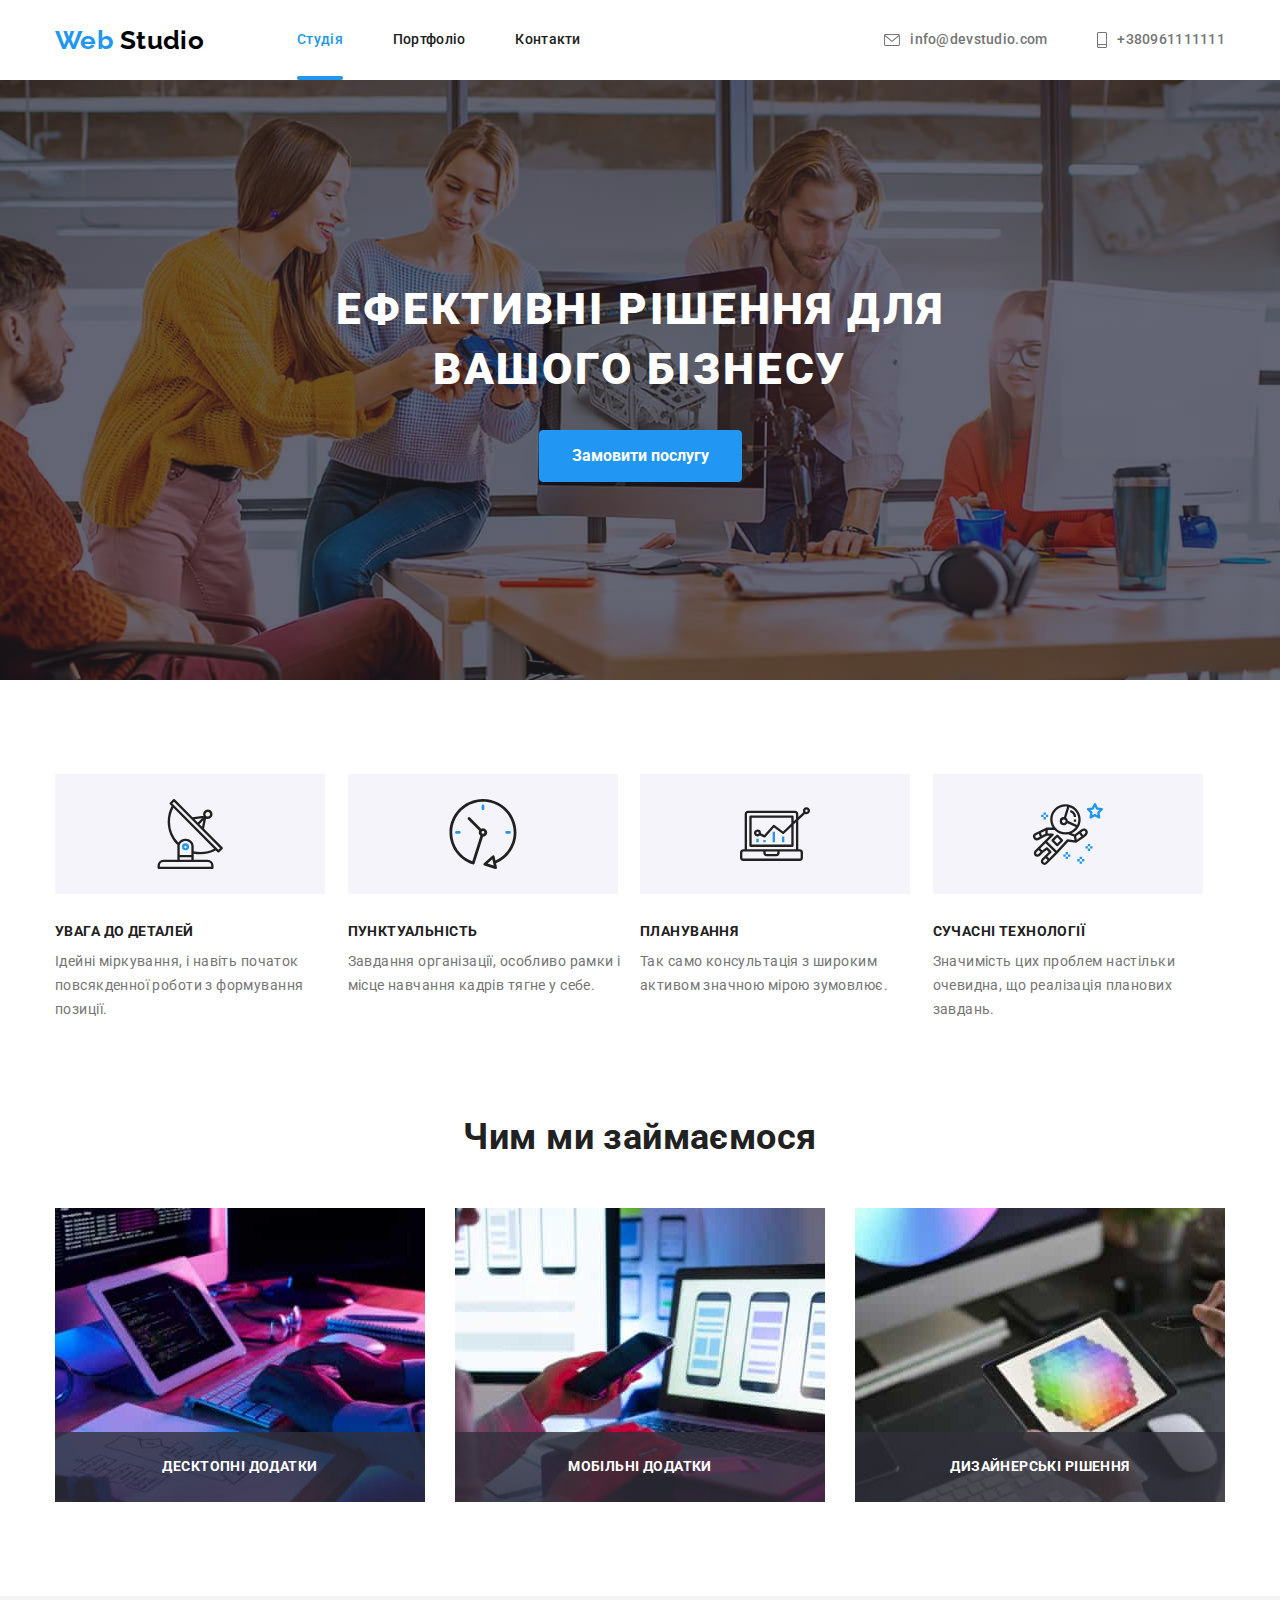
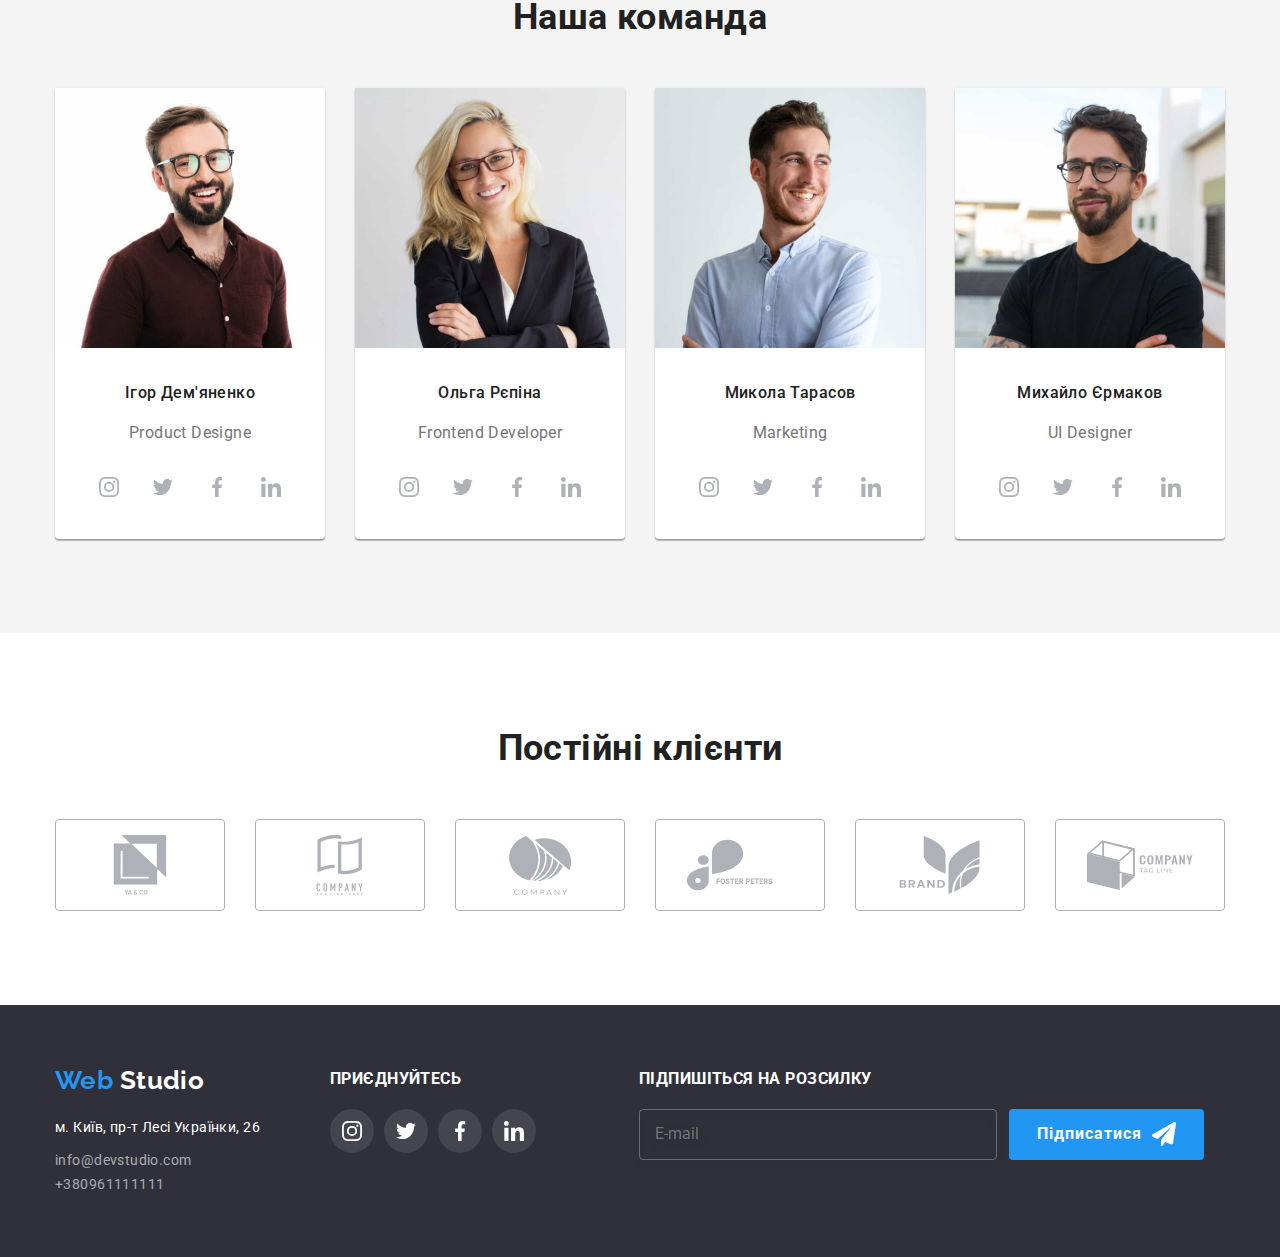
<file: index.html>
<!DOCTYPE html>
<html lang="uk">
	<head>
		<meta charset="UTF-8" />
		<meta http-equiv="X-UA-Compatible" content="IE=edge" />
		<meta name="viewport" content="width=device-width, initial-scale=1.0" />
		<title>WebStudio</title>
		<!--Fonts-->
		<link rel="preconnect" href="https://fonts.googleapis.com" />
		<link rel="preconnect" href="https://fonts.gstatic.com" crossorigin />
		<link
			href="https://fonts.googleapis.com/css2?family=Raleway:wght@700&family=Roboto:wght@400;500;700;900&display=swap"
			rel="stylesheet"
		/>
		<!--modern-normalize-->
		<link
			rel="stylesheet"
			href="https://cdnjs.cloudflare.com/ajax/libs/modern-normalize/1.1.0/modern-normalize.min.css"
		/>
		<link rel="stylesheet" href="./css/styles.css" />
	</head>
	<body>
		<!-- Page header -->
		<header class="header">
			<!-- Main navigation -->
			<div class="header__container  container">
				<nav class="nav">
					<!--Logo-->
					<a class="logo" href="./index.html">
						<span class="logo__accent">Web</span>
						Studio
					</a>
					<!--Links to other pages or sections of the current page -->
					<ul class="nav__list">
						<li class="nav__item">
							<a class="nav__link nav__link--active nav__link--visit" href="./index.html">Студія</a>
						</li>
						<li class="nav__item">
							<a class="nav__link" href="./portfolio.html">Портфоліо</a>
						</li>
						<li class="nav__item">
							<a class="nav__link" href="">Контакти</a>
						</li>
					</ul>
				</nav>
				<!--Links to email and phone -->
				<div class="contact">
				<ul class="contact__list">
					<li class="contact__item">
					<a
						class="contact__email"
						href="mailto:info@devstudio.com"
					>
						<svg class="contact__email-icon ">
						<use href="./images/icons.svg#icon-envelope"></use>
						</svg>
						info@devstudio.com
					</a>
					</li>

					<li class="contact__item">
					<a class="contact__phone" href="tel:+380961111111">
						<svg class="contact__phone-icon">
						<use href="./images/icons.svg#icon-smartphone"></use>
						</svg>
						+380961111111
					</a>
					</li>
				</ul>
				</div>
			</div>
		</header>

		<main class="main">
			<!-- HERO -->
			<section class="hero hero__overlay section">
				<div class="container">
					<h1 class="hero__title">Ефективні рішення для вашого бізнесу</h1>
					<button class="button" data-modal-open type="button">Замовити послугу</button>
					<!-- modal window - модальне вікно-->
					<div class="backdrop is-hidden" data-modal>
						<div class="modal">
							<button class="button-close" data-modal-close>
								<svg class="button-close-icon">
									<use href="./images/icons.svg#icon-close-7" width="11px" height="11px"></use>
								</svg>
							</button>
							<form class="register-form" name="register-form">
								<strong class="register-title">Залиште свої дані, ми вам передзвонимо</strong>
								<div class="register-group" role="group">
									<label class="register-wrap">
										<span class="register-label">Ім'я</span>
										<input class="register-field" name="user-name" type="text" />
										<svg class="register-icon" width="18" height="18">
											<use href="./images/icons.svg#icon-person"></use>
										</svg>
									</label>
									<label class="register-wrap">
										<span class="register-label">Телефон</span>
										<input class="register-field" name="user-phone" type="tel" />
										<svg class="register-icon" width="18" height="18">
											<use href="./images/icons.svg#icon-phone"></use>
										</svg>
									</label>
									<label class="register-wrap">
										<span class="register-label">Пошта</span>
										<input class="register-field" name="user-mail" type="email" />
										<svg class="register-icon" width="18" height="18">
											<use href="./images/icons.svg#icon-email"></use>
										</svg>
									</label>
									<label class="register-wrap">
										<span class="register-label">Коментар</span>
										<textarea
											class="register-message"
											name="user-message"
											rows="5"
											placeholder="Введіть текст"
										></textarea>
									</label>
								</div>
								<label class="register-agreement">
									<input class="register-checkbox visually-hidden" type="checkbox" name="user-agreement" />
									<svg class="register-agreement-icon" width="16" height="15">
										<use class="icon-uncheck" href="./images/icons.svg#icon-unchecked"></use>
										<use class="icon-check" href="./images/icons.svg#icon-checked"></use>
									</svg>
									<span class="register-agreement-text">
										Погоджуюся з розсилкою та приймаю
										<a class="register-agreement-link" href="" target="_blank">Умови договору</a>
									</span>
								</label>
								<button class="register-button button" type="submit">Відправити</button>
							</form>
						</div>
					</div>
				</div>
			</section>
			<!-- peculiarities - Особливості-->
			<section class="section">
				<div class="container">
					<h2 class="section-title visually-hidden">Особливості</h2>
					<ul class="list-position">
						<li class="feature-list">
							<div class="feature">
								<svg class="icon-feature">
									<use href="./images/icons.svg#icon-group" width="70px" height="70px"></use>
								</svg>
							</div>
							<h3 class="title">УВАГА ДО ДЕТАЛЕЙ</h3>
							<p>Ідейні міркування, і навіть початок повсякденної роботи з формування позиції.</p>
						</li>
						<li class="feature-list">
							<div class="feature">
								<svg class="icon-feature">
									<use href="./images/icons.svg#icon-clock" width="70px" height="70px"></use>
								</svg>
							</div>
							<h3 class="title">ПУНКТУАЛЬНІСТЬ</h3>
							<p>Завдання організації, особливо рамки і місце навчання кадрів тягне у себе.</p>
						</li>
						<li class="feature-list">
							<div class="feature">
								<svg class="icon-feature">
									<use href="./images/icons.svg#icon-diagram" width="70px" height="70px"></use>
								</svg>
							</div>
							<h3 class="title">ПЛАНУВАННЯ</h3>
							<p>Так само консультація з широким активом значною мірою зумовлює.</p>
						</li>
						<li class="feature-list">
							<div class="feature">
								<svg class="icon-feature">
									<use href="./images/icons.svg#icon-astronaut" width="70px" height="70px"></use>
								</svg>
							</div>
							<h3 class="title">СУЧАСНІ ТЕХНОЛОГІЇ</h3>
							<p>Значимість цих проблем настільки очевидна, що реалізація планових завдань.</p>
						</li>
					</ul>
				</div>
			</section>

			<!--What are we doing - Чим ми займаємося-->
			<section class="section about">
				<div class="container">
					<h2 class="section-title">Чим ми займаємося</h2>
					<ul class="work-list list-position">
						<li>
							<div class="work-blok">
								<img src="./images/img-001.jpg" alt="десктопні програми" width="370" />
								<div class="work-box">
									<h3 class="title">Десктопні додатки</h3>
								</div>
							</div>
						</li>
						<li>
							<div class="work-blok">
								<img src="./images/img-002.jpg" alt="мобільні додатки" width="370" />
								<div class="work-box">
									<h3 class="title">Мобільні додатки</h3>
								</div>
							</div>
						</li>
						<li>
							<div class="work-blok">
								<img src="./images/img-003.jpg" alt="дизайнерські рішення" width="370" />
								<div class="work-box">
									<h3 class="title">Дизайнерські рішення</h3>
								</div>
							</div>
						</li>
					</ul>
				</div>
			</section>

			<!-- Our team - Наша команда-->
			<section class="section our-team about">
				<div class="container">
					<h2 class="section-title">Наша команда</h2>
					<ul class="team-list list-position">
						<li class="member-team">
							<img src="./images/img-004.jpg" alt="Ігор Дем'яненко" width="270" />
							<div class="personal-data">
								<h3 class="title">Ігор Дем'яненко</h3>
								<p class="profession">Product Designe</p>
								<ul class="individual-links">
									<li>
										<a
											class="social-link"
											href="https://www.instagram.com"
											target="_blank"
											rel="nofollow noopener noreferrer"
											aria-label="instagram"
										>
											<svg class="icon-link">
												<use href="./images/icons.svg#icon-instagram" width="20px" height="20px"></use>
											</svg>
										</a>
									</li>
									<li>
										<a
											class="social-link"
											href="https://twitter.com"
											target="_blank"
											rel="nofollow noopener noreferrer"
											aria-label="twitter"
										>
											<svg class="icon-link">
												<use href="./images/icons.svg#icon-twitter" width="20px" height="20px"></use>
											</svg>
										</a>
									</li>
									<li>
										<a
											class="social-link"
											href="https://www.facebook.com"
											target="_blank"
											rel="nofollow noopener noreferrer"
											aria-label="facebook"
										>
											<svg class="icon-link">
												<use href="./images/icons.svg#icon-facebook" width="20px" height="20px"></use>
											</svg>
										</a>
									</li>
									<li>
										<a
											class="social-link"
											href="https://www.linkedin.com"
											target="_blank"
											rel="nofollow noopener noreferrer"
											aria-label="linkedin"
										>
											<svg class="icon-link">
												<use href="./images/icons.svg#icon-linkedin" width="20px" height="20px"></use>
											</svg>
										</a>
									</li>
								</ul>
							</div>
						</li>
						<li class="member-team">
							<img src="./images/img-005.jpg" alt="Ольга Рєпіна" width="270" />
							<div class="personal-data">
								<h3 class="title">Ольга Рєпіна</h3>
								<p class="profession">Frontend Developer</p>
								<ul class="individual-links">
									<li>
										<a
											class="social-link"
											href="https://www.instagram.com"
											target="_blank"
											rel="nofollow noopener noreferrer"
											aria-label="instagram"
										>
											<svg class="icon-link">
												<use href="./images/icons.svg#icon-instagram" width="20px" height="20px"></use>
											</svg>
										</a>
									</li>
									<li>
										<a
											class="social-link"
											href="https://twitter.com"
											target="_blank"
											rel="nofollow noopener noreferrer"
											aria-label="twitter"
										>
											<svg class="icon-link">
												<use href="./images/icons.svg#icon-twitter" width="20px" height="20px"></use>
											</svg>
										</a>
									</li>
									<li>
										<a
											class="social-link"
											href="https://www.facebook.com"
											target="_blank"
											rel="nofollow noopener noreferrer"
											aria-label="facebook"
										>
											<svg class="icon-link">
												<use href="./images/icons.svg#icon-facebook" width="20px" height="20px"></use>
											</svg>
										</a>
									</li>
									<li>
										<a
											class="social-link"
											href="https://www.linkedin.com"
											target="_blank"
											rel="nofollow noopener noreferrer"
											aria-label="linkedin"
										>
											<svg class="icon-link">
												<use href="./images/icons.svg#icon-linkedin" width="20px" height="20px"></use>
											</svg>
										</a>
									</li>
								</ul>
							</div>
						</li>
						<li class="member-team">
							<img src="./images/img-006.jpg" alt="Микола Тарасов" width="270" />
							<div class="personal-data">
								<h3 class="title">Микола Тарасов</h3>
								<p class="profession">Marketing</p>
								<ul class="individual-links">
									<li>
										<a
											class="social-link"
											href="https://www.instagram.com"
											target="_blank"
											rel="nofollow noopener noreferrer"
											aria-label="instagram"
										>
											<svg class="icon-link">
												<use href="./images/icons.svg#icon-instagram" width="20px" height="20px"></use>
											</svg>
										</a>
									</li>
									<li>
										<a
											class="social-link"
											href="https://twitter.com"
											target="_blank"
											rel="nofollow noopener noreferrer"
											aria-label="twitter"
										>
											<svg class="icon-link">
												<use href="./images/icons.svg#icon-twitter" width="20px" height="20px"></use>
											</svg>
										</a>
									</li>
									<li>
										<a
											class="social-link"
											href="https://www.facebook.com"
											target="_blank"
											rel="nofollow noopener noreferrer"
											aria-label="facebook"
										>
											<svg class="icon-link">
												<use href="./images/icons.svg#icon-facebook" width="20px" height="20px"></use>
											</svg>
										</a>
									</li>
									<li>
										<a
											class="social-link"
											href="https://www.linkedin.com"
											target="_blank"
											rel="nofollow noopener noreferrer"
											aria-label="linkedin"
										>
											<svg class="icon-link">
												<use href="./images/icons.svg#icon-linkedin" width="20px" height="20px"></use>
											</svg>
										</a>
									</li>
								</ul>
							</div>
						</li>
						<li class="member-team">
							<img src="./images/img-007.jpg" alt="Михайло Єрмаков" width="270" />
							<div class="personal-data">
								<h3 class="title">Михайло Єрмаков</h3>
								<p class="profession">UI Designer</p>
								<ul class="individual-links">
									<li>
										<a
											class="social-link"
											href="https://www.instagram.com"
											target="_blank"
											rel="nofollow noopener noreferrer"
											aria-label="instagram"
										>
											<svg class="icon-link">
												<use href="./images/icons.svg#icon-instagram" width="20px" height="20px"></use>
											</svg>
										</a>
									</li>
									<li>
										<a
											class="social-link"
											href="https://twitter.com"
											target="_blank"
											rel="nofollow noopener noreferrer"
											aria-label="twitter"
										>
											<svg class="icon-link">
												<use href="./images/icons.svg#icon-twitter" width="20px" height="20px"></use>
											</svg>
										</a>
									</li>
									<li>
										<a
											class="social-link"
											href="https://www.facebook.com"
											target="_blank"
											rel="nofollow noopener noreferrer"
											aria-label="facebook"
										>
											<svg class="icon-link">
												<use href="./images/icons.svg#icon-facebook" width="20px" height="20px"></use>
											</svg>
										</a>
									</li>
									<li>
										<a
											class="social-link"
											href="https://www.linkedin.com"
											target="_blank"
											rel="nofollow noopener noreferrer"
											aria-label="linkedin"
										>
											<svg class="icon-link">
												<use href="./images/icons.svg#icon-linkedin" width="20px" height="20px"></use>
											</svg>
										</a>
									</li>
								</ul>
							</div>
						</li>
					</ul>
				</div>
			</section>
		</main>

		<!-- Regular clients - Постійні клієнти-->
		<section class="section">
			<div class="container">
				<h2 class="section-title">Постійні клієнти</h2>
				<ul class="all-customers">
					<li class="customer">
						<a class="customer-link" href="">
							<svg class="customer-icon">
								<use href="./images/icons.svg#icon-group-1" width="106px" height="60px"></use>
							</svg>
						</a>
					</li>
					<li class="customer">
						<a class="customer-link" href="">
							<svg class="customer-icon">
								<use href="./images/icons.svg#icon-group-2" width="106px" height="60px"></use>
							</svg>
						</a>
					</li>
					<li class="customer">
						<a class="customer-link" href="">
							<svg class="customer-icon">
								<use href="./images/icons.svg#icon-group-3" width="106px" height="60px"></use>
							</svg>
						</a>
					</li>
					<li class="customer">
						<a class="customer-link" href="">
							<svg class="customer-icon">
								<use href="./images/icons.svg#icon-group-4" width="106px" height="60px"></use>
							</svg>
						</a>
					</li>
					<li class="customer">
						<a class="customer-link" href="">
							<svg class="customer-icon">
								<use href="./images/icons.svg#icon-group-5" width="106px" height="60px"></use>
							</svg>
						</a>
					</li>
					<li class="customer">
						<a class="customer-link icon-customer" href="">
							<svg class="customer-icon">
								<use href="./images/icons.svg#icon-group-6" width="106px" height="60px"></use>
							</svg>
						</a>
					</li>
				</ul>
			</div>
		</section>

		<!--Footer - Нижній колонтитул-->
		<footer class="footer">
			<div class="container footer__container ">
				<div class="footer__contacts">
					<!--Logo-->
					<a class="logo logo__footer " href="./index.html">
						<span class="logo__accent">Web</span>
						Studio
					</a>
					<!--Address-->
					<address class="address">м. Київ, пр-т Лесі Українки, 26</address>
					<!--Links to email and phone -->

					<div class="contact">
					<ul class="contact__list--footer">
						<li><a class="contact__email--footer" href="mailto:info@devstudio.com">info@devstudio.com</a></li>
						<li><a class="contact__phone--footer" href="tel:+380961111111">+380961111111</a></li>
					</ul>
					</div>
				</div>

				<div class="company-data">
					<h3 class="title title--white">ПРИЄДНУЙТЕСЬ</h3>
					<ul class="company-links">
						<li>
							<a
								class="social-link company-link"
								href="https://www.instagram.com"
								target="_blank"
								rel="nofollow noopener noreferrer"
								aria-label="instagram"
							>
								<svg class="icon-link">
									<use href="./images/icons.svg#icon-instagram" width="20px" height="20px"></use>
								</svg>
							</a>
						</li>
						<li>
							<a
								class="social-link company-link"
								href="https://twitter.com"
								target="_blank"
								rel="nofollow noopener noreferrer"
								aria-label="twitter"
							>
								<svg class="icon-link">
									<use href="./images/icons.svg#icon-twitter" width="20px" height="20px"></use>
								</svg>
							</a>
						</li>
						<li>
							<a
								class="social-link company-link"
								href="https://www.facebook.com"
								target="_blank"
								rel="nofollow noopener noreferrer"
								aria-label="facebook"
							>
								<svg class="icon-link">
									<use href="./images/icons.svg#icon-facebook" width="20px" height="20px"></use>
								</svg>
							</a>
						</li>
						<li>
							<a
								class="social-link company-link"
								href="https://www.linkedin.com"
								target="_blank"
								rel="nofollow noopener noreferrer"
								aria-label="linkedin"
							>
								<svg class="icon-link">
									<use href="./images/icons.svg#icon-linkedin" width="20px" height="20px"></use>
								</svg>
							</a>
						</li>
					</ul>
				</div>

				<div>
					<h3 class="title title--white subscription-title">ПІДПИШІТЬСЯ НА РОЗСИЛКУ</h3>
					<form class="subscription-form" name="subscription-form">
							<label class="subscription-wrap">
								<input class="subscription-field" name="user-mail" type="email" placeholder="E-mail" />
							</label>
							<button class="subscription-button button" type="submit">
								Підписатися
								<svg width="24" height="24">
								<use href="./images/icons.svg#icon-send"></use>
								</svg>
							</button>
						</form>
				</div>
					</footer>
			</div>
		<script src="./js/modal.js"></script>
	</body>
</html>
</file>
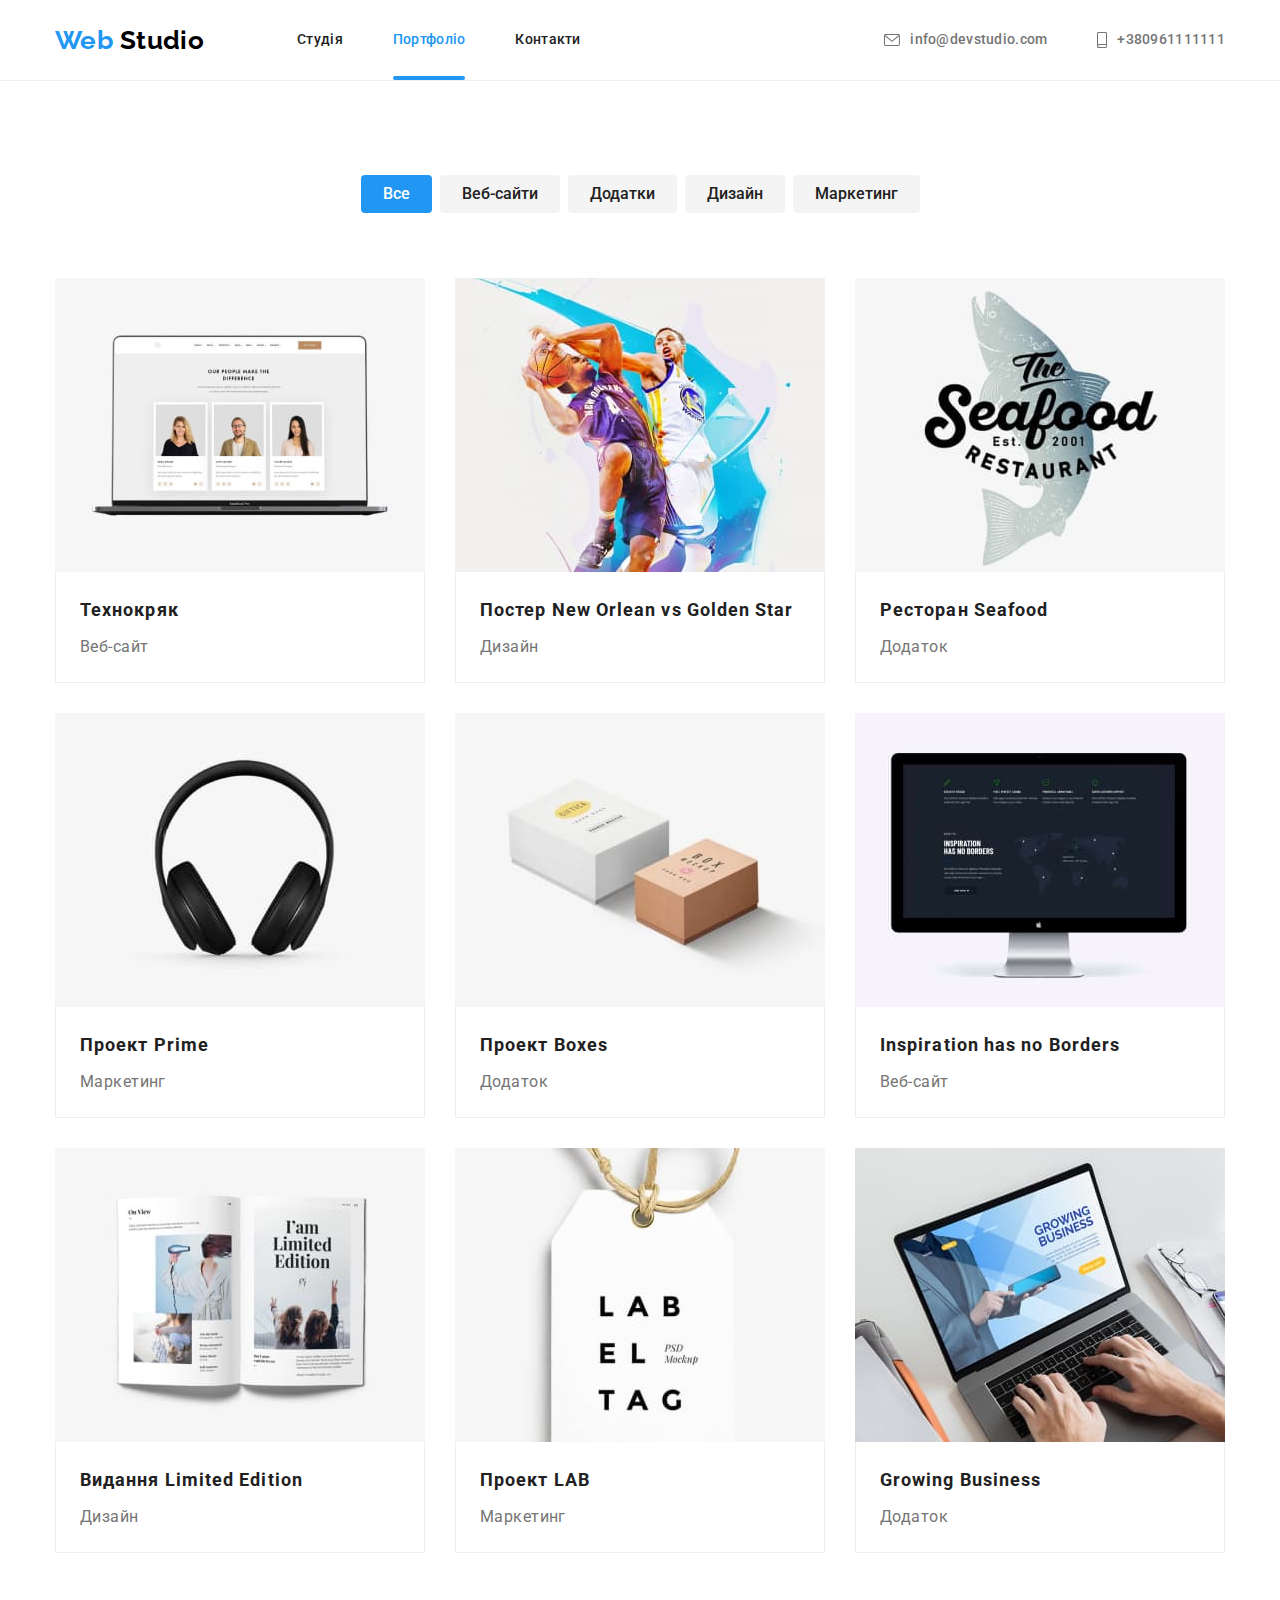
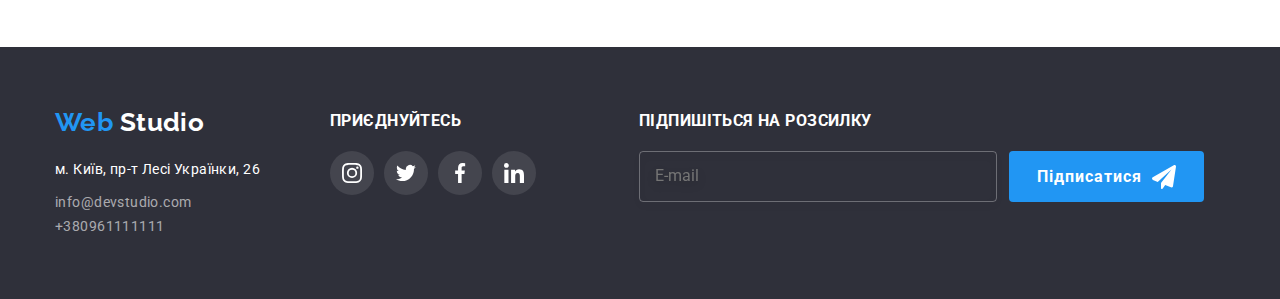
<file: portfolio.html>
<!DOCTYPE html>
<html lang="ru">
	<head>
		<meta charset="UTF-8" />
		<meta http-equiv="X-UA-Compatible" content="IE=edge" />
		<meta name="viewport" content="width=device-width, initial-scale=1.0" />
		<title>WebStudio</title>
		<!--Fonts-->
		<link rel="preconnect" href="https://fonts.googleapis.com" />
		<link rel="preconnect" href="https://fonts.gstatic.com" crossorigin />
		<link
			href="https://fonts.googleapis.com/css2?family=Raleway:wght@700&family=Roboto:wght@400;500;700;900&display=swap"
			rel="stylesheet"
		/>
		<!--modern-normalize-->
		<link
			rel="stylesheet"
			href="https://cdnjs.cloudflare.com/ajax/libs/modern-normalize/1.1.0/modern-normalize.min.css"
		/>
		<link rel="stylesheet" href="./css/styles.css" />
	</head>
	<body>
		<!-- Page header -->
		<header class="header">
			<!-- Main navigation -->
			<div class="header__container container">
				<nav class="nav">
					<!--Logo-->
					<a class="logo" href="./index.html">
						<span class="logo__accent">Web</span>
						Studio
					</a>
					<!--Links to other pages or sections of the current page -->
					<ul class="nav__list">
						<li class="nav__item">
							<a class="nav__link" href="./index.html">Студія</a>
						</li>
						<li class="nav__item">
							<a class="nav__link nav__link--active nav__link--visit" href="./portfolio.html">Портфоліо</a>
						</li>
						<li class="nav__item">
							<a class="nav__link" href="">Контакти</a>
						</li>
					</ul>
				</nav>

				<!--Links to email and phone -->
				<div class="contact">
					<ul class="contact__list">
						<li class="contact__item">
							<a class="contact__email" href="mailto:info@devstudio.com">
								<svg class="contact__email-icon">
									<use href="./images/icons.svg#icon-envelope"></use>
								</svg>
								info@devstudio.com
							</a>
						</li>

						<li class="contact__item">
							<a class="contact__phone" href="tel:+380961111111">
								<svg class="contact__phone-icon">
									<use href="./images/icons.svg#icon-smartphone"></use>
								</svg>
								+380961111111
							</a>
						</li>
					</ul>
				</div>
			</div>
		</header>

		<!-- section-portfolio-->
		<section class="section">
			<div class="container">
				<h1 class="visually-hidden">Портфоліо</h1>
				<ul class="filter-position">
					<li class="item">
						<button class="filter active-button" type="button">Все</button>
					</li>
					<li class="item">
						<button class="filter" type="button">Веб-сайти</button>
					</li>
					<li class="item">
						<button class="filter" type="button">Додатки</button>
					</li>
					<li class="item">
						<button class="filter" type="button">Дизайн</button>
					</li>
					<li class="item">
						<button class="filter" type="button">Маркетинг</button>
					</li>
				</ul>

				<ul class="example-list">
					<li class="item">
						<a class="example-link" href="">
							<div class="example-blok">
								<img src="./images/img-008.jpg" alt="Ноутбук с изображением сайта" width="370" />
								<div class="example-box">
									<p class="example-content">
										Ресурс пропонує комплексні пропозиції з різним рівнем функціоналу та сервісів. Все це дозволить
										відвідувачу отримати вичерпні відомості про компанію чи приватну особу.
									</p>
								</div>
							</div>
							<div class="note">
								<h3 class="title">Технокряк</h3>
								<p>Веб-сайт</p>
							</div>
						</a>
					</li>
					<li class="item">
						<a class="example-link" href="">
							<div class="example-blok">
								<img src="./images/img-009.jpg" alt="борьба баскетболистов за мяч" width="370" />
								<div class="example-box">
									<p class="example-content">
										Ресурс пропонує комплексні пропозиції з різним рівнем функціоналу та сервісів. Все це дозволить
										відвідувачу отримати вичерпні відомості про компанію чи приватну особу.
									</p>
								</div>
							</div>
							<div class="note">
								<h3 class="title">Постер New Orlean vs Golden Star</h3>
								<p>Дизайн</p>
							</div>
						</a>
					</li>
					<li class="item">
						<a class="example-link" href="">
							<div class="example-blok">
								<img src="./images/img-010.jpg" alt="риба логотип ресторана" width="370" />
								<div class="example-box">
									<p class="example-content">
										Ресурс пропонує комплексні пропозиції з різним рівнем функціоналу та сервісів. Все це дозволить
										відвідувачу отримати вичерпні відомості про компанію чи приватну особу.
									</p>
								</div>
							</div>
							<div class="note">
								<h3 class="title">Ресторан Seafood</h3>
								<p>Додаток</p>
							</div>
						</a>
					</li>
					<li class="item">
						<a class="example-link" href="">
							<div class="example-blok">
								<img src="./images/img-011.jpg" alt="чорные наушники" width="370" />
								<div class="example-box">
									<p class="example-content">
										Ресурс пропонує комплексні пропозиції з різним рівнем функціоналу та сервісів. Все це дозволить
										відвідувачу отримати вичерпні відомості про компанію чи приватну особу.
									</p>
								</div>
							</div>
							<div class="note">
								<h3 class="title">Проект Prime</h3>
								<p>Маркетинг</p>
							</div>
						</a>
					</li>
					<li class="item">
						<a class="example-link" href="">
							<div class="example-blok">
								<img src="./images/img-012.jpg" alt="две коробки" width="370" />
								<div class="example-box">
									<p class="example-content">
										Ресурс пропонує комплексні пропозиції з різним рівнем функціоналу та сервісів. Все це дозволить
										відвідувачу отримати вичерпні відомості про компанію чи приватну особу.
									</p>
								</div>
							</div>
							<div class="note">
								<h3 class="title">Проект Boxes</h3>
								<p>Додаток</p>
							</div>
						</a>
					</li>
					<li class="item">
						<a class="example-link" href="">
							<div class="example-blok">
								<img src="./images/img-013.jpg" alt="монитор компютера с изображением сайта" width="370" />
								<div class="example-box">
									<p class="example-content">
										Ресурс пропонує комплексні пропозиції з різним рівнем функціоналу та сервісів. Все це дозволить
										відвідувачу отримати вичерпні відомості про компанію чи приватну особу.
									</p>
								</div>
							</div>
							<div class="note">
								<h3 class="title">Inspiration has no Borders</h3>
								<p>Веб-сайт</p>
							</div>
						</a>
					</li>
					<li class="item">
						<a class="example-link" href="">
							<div class="example-blok">
								<img src="./images/img-014.jpg" alt="книга с фотографичми" width="370" />
								<div class="example-box">
									<p class="example-content">
										Ресурс пропонує комплексні пропозиції з різним рівнем функціоналу та сервісів. Все це дозволить
										відвідувачу отримати вичерпні відомості про компанію чи приватну особу.
									</p>
								</div>
							</div>
							<div class="note">
								<h3 class="title">Видання Limited Edition</h3>
								<p>Дизайн</p>
							</div>
						</a>
					</li>
					<li class="item">
						<a class="example-link" href="">
							<div class="example-blok">
								<img src="./images/img-015.jpg" alt="лейба с натписю" width="370" />
								<div class="example-box">
									<p class="example-content">
										Ресурс пропонує комплексні пропозиції з різним рівнем функціоналу та сервісів. Все це дозволить
										відвідувачу отримати вичерпні відомості про компанію чи приватну особу.
									</p>
								</div>
							</div>
							<div class="note">
								<h3 class="title">Проект LAB</h3>
								<p>Маркетинг</p>
							</div>
						</a>
					</li>
					<li class="item">
						<a class="example-link" href="">
							<div class="example-blok">
								<img src="./images/img-016.jpg" alt="ноутбук на столе в процесе работи" width="370" />
								<div class="example-box">
									<p class="example-content">
										Ресурс пропонує комплексні пропозиції з різним рівнем функціоналу та сервісів. Все це дозволить
										відвідувачу отримати вичерпні відомості про компанію чи приватну особу.
									</p>
								</div>
							</div>
							<div class="note">
								<h3 class="title">Growing Business</h3>
								<p>Додаток</p>
							</div>
						</a>
					</li>
				</ul>
			</div>
		</section>

		<!--Footer - Нижний колонтитул-->
		<footer class="footer">
			<div class="container footer__container">
				<div class="footer__contacts">
					<!--Logo-->
					<a class="logo logo__footer" href="./index.html">
						<span class="logo__accent">Web</span>
						Studio
					</a>
					<!--Address-->
					<address class="address">м. Київ, пр-т Лесі Українки, 26</address>
					<!--Links to email and phone -->

					<div class="contact">
						<ul class="contact__list--footer">
							<li><a class="contact__email--footer" href="mailto:info@devstudio.com">info@devstudio.com</a></li>
							<li><a class="contact__phone--footer" href="tel:+380961111111">+380961111111</a></li>
						</ul>
					</div>
				</div>
				<div class="company-data">
					<h3 class="title title--white">ПРИЄДНУЙТЕСЬ</h3>
					<ul class="company-links">
						<li>
							<a
								class="social-link company-link"
								href="https://www.instagram.com"
								target="_blank"
								rel="nofollow noopener noreferrer"
								aria-label="instagram"
							>
								<svg class="icon-link">
									<use href="./images/icons.svg#icon-instagram" width="20px" height="20px"></use>
								</svg>
							</a>
						</li>
						<li>
							<a
								class="social-link company-link"
								href="https://twitter.com"
								target="_blank"
								rel="nofollow noopener noreferrer"
								aria-label="twitter"
							>
								<svg class="icon-link">
									<use href="./images/icons.svg#icon-twitter" width="20px" height="20px"></use>
								</svg>
							</a>
						</li>
						<li>
							<a
								class="social-link company-link"
								href="https://www.facebook.com"
								target="_blank"
								rel="nofollow noopener noreferrer"
								aria-label="facebook"
							>
								<svg class="icon-link">
									<use href="./images/icons.svg#icon-facebook" width="20px" height="20px"></use>
								</svg>
							</a>
						</li>
						<li>
							<a
								class="social-link company-link"
								href="https://www.linkedin.com"
								target="_blank"
								rel="nofollow noopener noreferrer"
								aria-label="linkedin"
							>
								<svg class="icon-link">
									<use href="./images/icons.svg#icon-linkedin" width="20px" height="20px"></use>
								</svg>
							</a>
						</li>
					</ul>
				</div>
				<div>
					<h3 class="title title--white subscription-title">ПІДПИШІТЬСЯ НА РОЗСИЛКУ</h3>
					<form class="subscription-form" name="subscription-form">
						<label class="subscription-wrap">
							<input class="subscription-field" name="user-mail" type="email" placeholder="E-mail" />
						</label>
						<button class="subscription-button button" type="submit">
							Підписатися
							<svg width="24" height="24">
								<use href="./images/icons.svg#icon-send"></use>
							</svg>
						</button>
					</form>
				</div>
			</div>
		</footer>
	</body>
</html>
</file>
<file: css/styles.css>
/* reset some parameters*/

/* Стили для обнуления верхних отступов у элементов */
h1,
h2,
h3,
h4,
h5,
h6,
p {
	margin-top: 0;
}

/* Класс для обнуления базовых свойств у списков (ul) */
ul {
	list-style: none;
	padding: 0;
	margin: 0;
}

/* Класс для обнуления базовых свойств у ссылок */
a {
	text-decoration: none;
	color: inherit;
}

/* Свойства для корректного отображения картинок */
img {
	display: block;
	max-width: 100%;
	height: auto;
}

/* Свойства для обнуления курсива у address */
address {
	font-style: normal;
}

/*  Глобальні параметри */
:root {
	/* color */
	--primary-text-color: #757575;
	--title-text-color: #212121;
	--accent-text-color: #2196f3;
	--contact-link-color: rgba(255, 255, 255, 0.6);
	--wite-color: #ffffff;
	--black-color: #000000;

	/* background-color*/
	--primary-bg-color: #ffffff;
	--secondery-bg-color: #f5f4f4;
	--third-bg-color : #f5f4fa;
	--accent-bg-color: #2f303a;
	--icon-bg: rgba(255, 255, 255, 0.1);
	--modal-bg: rgba(0, 0, 0, 0.2);
	--bg-absolut-work:rgba(47, 48, 58, 0.8);
	--bg-absolut-exempel:rgba(33, 150, 243, 0.9);

	/* animation */
	--timing-function: 250ms cubic-bezier(0.4, 0, 0.2, 1);
	
	/* other */
	--icon-svg: #afb1b8;
	--border-color: #eeeeee;
	--modal-border:rgba(0, 0, 0, 0.1);
	--placeholder-color: rgba(117, 117, 117, 0.5);;
}

body {
	font-family: "Roboto", sans-serif;
	font-size: 14px;
	line-height: 1.71;
	letter-spacing: 0.03em;

	color: var(--primary-text-color);
	background-color: var(--primary-bg-color);
}

.section {
	padding-top: 94px;
	padding-bottom: 94px;
}

.container {
	width: 1200px;
	margin-left: auto;
	margin-right: auto;
	padding-left: 15px;
	padding-right: 15px;
}

.about {
	padding-top: 0;
}

/* hidden headers */
.visually-hidden {
	position: absolute;

	width: 1px;
	height: 1px;
	/* margin: -1px; */
	padding: 0;

	white-space: nowrap;
	clip-path: inset(100%);
	clip: rect(0 0 0 0);
	overflow: hidden;
	border: 0;
}

/**
  |============================
  | 			Header 
  |============================
*/



.header {
	background-color: var(--wite-color);
	border-bottom: 1px solid var(--border-color);
}

.header__container {
	display: flex;
	align-items: center;
}



/**
  |cmmb============================
  | logo 
  |============================
*/

.logo {
	display: inline-block;

	font-family: "Raleway", cursive;
	font-weight: 700;
	font-size: 26px;
	line-height: 1.19;
	text-decoration: inherit;

	color: var(--black-color);
}

.logo__accent {
	color: var(--accent-text-color);
}

.logo__footer {
	margin-bottom: 20px;

	color: var(--wite-color);
}

/**
  |cmmb============================
  | Links to other pages or sections of the current page
  |============================
*/

.nav {
	display: flex;
	align-items: center;
}

.nav__list {
	display: flex;
	margin-left: 93px;
}

.nav__list .nav__item + .nav__item{
	margin-left: 50px;
}

/* .nav__list .nav__link  */

.nav__link {
	position: relative;
	display: block;
	padding-top: 32px;
	padding-bottom: 32px;

	font-weight: 500;
	line-height: 1.14;
	letter-spacing: 0.02em;
	text-decoration: inherit;

	color: var(--title-text-color);

	transition: color var(--timing-function);
}

.nav__link::before {
	display: inline-block;
	position: absolute;
	bottom: 0;
 	content: "";
	width: 100%;
	height: 4px;

	background-color: var(--accent-text-color);
	border-radius: 2px;
	opacity: 0;

	transition: opacity var(--timing-function);

}
.nav__link:hover,
.nav__link:focus {
	color: var(--accent-text-color);
}

.nav__link:hover::before {
	opacity: 1;

}
/* 
.nav__link--visit:visited {
	color: var(--accent-text-color);
} */

.nav__link--active {
	color: var(--accent-text-color);
}

.nav__link--active::before{
	display: inline-block;
	position: absolute;
	bottom: 0;
 	content: "";
	width: 100%;
	height: 4px;
	background-color: var(--accent-text-color);
	border-radius: 2px;
	opacity: 1;
}

/**
  |cmmb============================
  | contact ( email and phone )
  |============================
*/

.contact {
	margin-left: auto;
}

.contact__list {
	display: flex;
	font-weight: 500;
	letter-spacing: 0.02em;
}



.contact__list .contact__item + .contact__item{
	margin-left: 50px;
}


.contact__email,
.contact__phone{
	display: flex;
	justify-content: center;
	align-items: center;

	padding-top: 24px;
	padding-bottom: 24px;
	

	text-decoration: inherit;

	fill: var(--primary-text-color);
	color: var(--primary-text-color);


	transition: color var(--timing-function), fill var(--timing-function);

}

.contact__email:hover,
.contact__email:focus,
.contact__phone:hover,
.contact__phone:focus {
	color: var(--accent-text-color);
	fill: var(--accent-text-color);
}

.contact__email-icon{
	width: 16px;
	height: 12px;
	margin-right: 10px;
}

.contact__phone-icon{
	width: 10px;
	height: 16px;
	margin-right: 10px;
}

/*=====================
		HERO 
======================*/
.hero {
	max-width: 1600px;
	padding-top: 200px;
	padding-bottom: 200px;
	margin-left: auto;
	margin-right: auto;
	margin-top: -1px;

	
	text-align: center;

	background-color: var(--accent-bg-color);

}

.hero__overlay {
	max-width: 1600px;
	height: 600px;


	background-image: linear-gradient(to right, rgba(47, 48, 58, 0.4), rgba(47, 48, 58, 0.4)),
		url("../images/img-017-hiro.jpg");
	background-repeat: no-repeat;
	background-position: center;
	background-size: cover;


}

.hero__title {
	width: 694px;
	margin-top: 0;
	margin-right: auto;
	margin-left: auto;
	margin-bottom: 30px;

	font-weight: 900;
	font-size: 44px;
	line-height: 1.36;
	letter-spacing: 0.06em;
	text-transform: uppercase;

	color: var(--wite-color);

}

/**
  |cmmb============================
  |      button
  |============================
*/
.button {
	padding: 10px 32px;

	font-family: inherit;
	font-weight: 700;
	font-size: 16px;
	line-height: 1.88;

	color: var(--wite-color);
	background-color: var(--accent-text-color);
	border: 1px solid var(--accent-text-color);
	border-radius: 4px;
	cursor: pointer;
}

/*========================================
		main titles основні заголовки 
==========================================*/

.section-title {
	margin-top: 0;
	margin-bottom: 50px;

	font-size: 36px;
	line-height: 1.17;
	text-align: center;

	color: var(--title-text-color);

}
/*==============================================
		secondary titles заголовки другорядні 
================================================*/

.list-position {
	display: flex;
	justify-content: space-between;
}

.feature-list {
	width: 300px;
}

.feature-list .title {
	margin-top: 0;
	margin-bottom: 10px;

	font-size: 14px;
	line-height: 1.14;
	text-transform: uppercase;

	color: var(--title-text-color);
}

.feature-list p {
	margin-top: 0;
	margin-bottom: 0;
}

.feature {
	display: flex;
	justify-content: center;
	align-content: center;
	align-items: center;

	width: 270px;
	height: 120px;
	margin-bottom: 30px;

	background-color: var(--third-bg-color);

}

.icon-feature {
	width: 70px;
	height: 70px;
}

.work-blok {
	position: relative;

}

.work-box {
	position: absolute;
	bottom: 0;

	display: flex;
	justify-content: center;
	align-items: center;

	width: 370px;
	height: 70px;

	background: var(--bg-absolut-work);

}

.work-list .title {

	margin-top: 0;
	margin-bottom: 0;

	font-size: 14px;
	line-height: 1.14;
	text-transform: uppercase;
	text-align: center;

	color: var(--wite-color);
}


/*===============================
		Our team - Наша команда
=================================*/

.our-team {
	background-color: var(--secondery-bg-color);
}

.team-list .title {
	margin-top: 0;
	margin-bottom: 10px;

	font-weight: 500;
	font-size: 16px;
	line-height: 1.9;
	text-align: center;

	color: var(--title-text-color);

}

.team-list .profession {
	margin-top: 0;
	margin-bottom: 16px;

	font-size: 16px;
	line-height: 1.9;
	text-align: center;
}

.team-list .member-team {
	background-color: var(--primary-bg-color);
	border-radius: 0px 0px 4px 4px;
	box-shadow: 0px 1px 3px rgba(0, 0, 0, 0.12), 0px 1px 1px rgba(0, 0, 0, 0.14), 0px 2px 1px rgba(0, 0, 0, 0.2);
}

.personal-data {
	padding-top: 30px;
	padding-bottom: 30px;
}

.individual-links {
	display: flex;
	justify-content: space-between;

	padding-left: 32px;
	padding-right: 32px;

}

.social-link {
	display: flex;
	justify-content: center;
	align-items: center;

	width: 44px;
	height: 44px;

	text-decoration: none;
	border: none;
	cursor: pointer;


	color: var(--icon-svg);
	border-radius: 50%;

	transition: color var(--timing-function), fill var(--timing-function), background-color var(--timing-function) ;

}

.social-link:hover,
.social-link:focus {
	background-color: var(--accent-text-color);
	color: var(--wite-color);
	/* outline: none; */
}

.icon-link {
	width: 20px;
	height: 20px;

	fill: currentColor;
}

/*===============================
		Regular clients
=================================*/


.all-customers {
	display: flex;
	justify-content: space-between;
}

.customer-link {
	width: 170px;
	height: 92px;

	display: flex;
	align-items: center;
	justify-content: center;

	fill: var(--icon-svg);
	border: 1px solid var(--icon-svg);
	border-radius: 4px;
	cursor: pointer;

	transition: color var(--timing-function), fill var(--timing-function), background-color var(--timing-function), border var(--timing-function) ;
}

.customer-link:hover,
.customer-link:focus {
	fill: var(--accent-text-color);
	border: 2px solid var(--accent-text-color);
	outline: transparent;
}

.customer-icon {
	width: 106px;
	height: 60px;
}

/*===============================
		Footer 
=================================*/

.footer {
	padding-top: 60px;
	padding-bottom: 60px;

	background-color: var(--accent-bg-color);
	

}

.footer__container {
	display: flex;
	justify-content: flex-start;
}

.address {
	margin-bottom: 9px;
	font-style: normal;
	color: var(--wite-color);
}

.contact__list--footer{
	display: block;
}

.contact__email--footer,
.contact__phone--footer {
	justify-content: flex-start;
	padding: 0;
	font-weight: 400;
	line-height: 1.71;

	color: var(--contact-link-color);
}

.contact__email--footer {
	margin-bottom: 9px;
}


/**
  |cmmb============================
  | Form in foorer
  |============================
*/

.subscription-title{
	margin-left: 93px;
}
.subscription-form{
	margin-left: 93px;

	display: flex;
	gap: 12px;
}


.subscription-wrap{
	font-size: 16px;
	line-height: 1.25;


	display: flex;
	align-items: center;
	letter-spacing: 0.03em;

	color: rgba(255, 255, 255, 0.6);


}



.subscription-field{
	padding: 15px;
	min-width: 358px;

	border: 1px solid rgba(255, 255, 255, 0.3);
	filter: drop-shadow(0px 4px 4px rgba(0, 0, 0, 0.15));
	border-radius: 4px;
	background-color: transparent;
	color: var(--primary-bg-color);
	outline: transparent;

	transition: border-color var(--timing-function);

}

.subscription-field:focus {
	border-color: var(--accent-text-color);
}


.subscription-button{
	padding: 10px 28px;


	display: flex;
	align-items: center;
	text-align: center;
	gap: 10px;


	font-weight: 700;
	font-size: 16px;
	line-height: 1.88;


	letter-spacing: 0.06em;

	border: 0;

	fill: var(--primary-bg-color);
	
}






/*===============================
		Join in
=================================*/


.title--white {
	color: var(--wite-color);
}


.company-data {
	margin-left: 70px;
}

.company-links {
	display: flex;
	justify-content: space-between;
}

.company-link {
	margin-right: 10px;

	color: var(--wite-color);
	background-color: var(--icon-bg);

}

/*===============================
		Portfolio
=================================*/

.filter-position {
	display: flex;
	justify-content: center;
	margin-bottom: 65px;
}

.filter-position .item + .item {
	margin-left: 8px;
}

.filter {
	display: block;
	padding: 6px 22px;

	font-family: inherit;
	font-weight: 500;
	font-size: 16px;
	line-height: 1.62;
	
	color: var(--title-text-color);
	background-color: var(--secondery-bg-color);
	border: 0;
	border-radius: 4px;

	transition: color var(--timing-function), background-color var(--timing-function), box-shadow  var(--timing-function) ;

}

.filter:hover,
.filter:focus {
	color: var(--wite-color);
	background-color: var(--accent-text-color);
	cursor: pointer;
	box-shadow: 0px 3px 1px rgba(0, 0, 0, 0.1), 0px 1px 2px rgba(0, 0, 0, 0.08), 0px 2px 2px rgba(0, 0, 0, 0.12);
}

.active-button {
	color: var(--wite-color);
	background-color: var(--accent-text-color);
}

.example-list {
	display: flex;
	flex-wrap: wrap;
	margin: -15px;
}

.example-list .item {
	width: 370px;
	margin: 15px;
}

.example-link {
	display: block;

	transition: box-shadow var(--timing-function);
}

.example-link:hover,
.example-link:focus {
	outline: transparent;
	box-shadow: 0px 3px 1px rgba(0, 0, 0, 0.1), 0px 1px 2px rgba(0, 0, 0, 0.08), 0px 2px 2px rgba(0, 0, 0, 0.12);

}

.note {
	padding: 20px 24px;

	border-left: 1px solid var(--border-color);
	border-right: 1px solid var(--border-color);
	border-bottom: 1px solid var(--border-color);
}

.example-list .title {
	margin-top: 0;
	margin-bottom: 4px;

	font-size: 18px;
	line-height: 2;
	letter-spacing: 0.06em;

	color: var(--title-text-color);

}

.example-list p {
	margin-top: 0;
	margin-bottom: 0;

	font-size: 16px;
	line-height: 1.88;
}


.example-link:hover .example-box ,
.example-link:focus .example-box {
	outline: transparent;
	box-shadow: 0px 3px 1px rgba(0, 0, 0, 0.1), 0px 1px 2px rgba(0, 0, 0, 0.08), 0px 2px 2px rgba(0, 0, 0, 0.12);
	opacity:1;
	transform: translateY(0%);

	/* height: 100%; */
}

.example-blok {
	position: relative;
	overflow: hidden;
	
}

.example-box {
	position: absolute;
	top: 0;
	bottom: 0;

	content: "";

	display: flex;
	justify-content: center;
	align-items: center;

	width: 100%;
	height: 100%;
	
	background: var(--bg-absolut-exempel);
		
	transform: translateY(100%);

	transition: transform var(--timing-function);
	
}

.example-content {
	position: absolute;

	margin-top: 0;
	margin-bottom: 0;
	padding-left: 24px;
	padding-right: 24px;
	
}

.example-box .example-content {
	
	font-size: 18px;
	line-height: 1.56;
	letter-spacing: 0.03em;

	color: var(--wite-color);
	
}








/**
  |============================
  | modal -Модальне вікно
  |============================
*/

.backdrop {
	z-index: 1;
	position: fixed;
	top: 0;
	left: 0;
	width: 100%;
	height: 100%;
	background-color: var(--modal-bg);

	transition:opacity var(--timing-function);
}

.backdrop.is-hidden {
	opacity: 0;
	pointer-events: none;
	visibility: hidden;
	/* pointer-events: all;  */

} 


.modal {
	position: absolute;
	top:50%;
	left: 50%;
	transform: translate(-50%, -50%);
		
	min-width: 528px;
	min-height: 581px;
	padding: 40px;

	background-color: var(--primary-bg-color);
	box-shadow: 0px 1px 3px rgba(0, 0, 0, 0.12), 0px 1px 1px rgba(0, 0, 0, 0.14), 0px 2px 1px rgba(0, 0, 0, 0.2);
	border-radius: 4px;

}
.button-close {
	display: flex;
	justify-content: center;
	align-items: center;

	position: absolute;
	top: 8px;
	right: 8px;

	width: 30px;
	height: 30px;

	text-decoration: none;
	border: none;
	cursor: pointer;

	color: var(--black-color);
	background-color: var(--primary-bg-color) ;
	border: 1px solid var(--modal-border);
	border-radius: 50%;

}
.button-close-icon{
	width: 11px;
	height: 11px;
	fill: currentColor;
}

.button-close:hover,
.button-close:focus {
	color: var(--accent-text-color);
}




/**
  |============================
  | register form 
  |============================
*/



.register-title {
	display: block;
	margin-bottom: 12px;

	font-size: 20px;
	line-height: 1.15;
	text-align: center;
	letter-spacing: 0.03em;

	color: var(--title-text-color);	
}





.register-group {
	margin-bottom: 20px;
}

.register-wrap {
	position: relative;

	display: flex;
	flex-direction: column;
	gap: 4px;
}

.register-wrap:not(:last-child) {
	margin-bottom: 10px;
}

.register-label {
	font-size: 12px;
	text-align: start;
	line-height: 14px;
	letter-spacing: 0.01em;
	color: #757575;
}

.register-field {
	height: 40px;
	padding: 12px 42px;

	font-size: 14px;
	line-height: 16px;

	border: 1px solid rgba(33, 33, 33, 0.2);
	border-radius: 4px;
	outline: transparent;

	transition: border-color var(--timing-function);
}

.register-field:focus {
	border-color: var(--accent-text-color);
}

.register-icon {
	position: absolute;
	bottom: 11px;
	left: 12px;

	fill: var(--title-text-color);
	transition: fill var(--timing-function);
	

}

.register-field:focus + .register-icon {
	fill: var(--accent-text-color);

}

.register-message {
	height: 120px;
	padding: 12px 16px;

	font-size: 12px;
	line-height: 14px;
	letter-spacing: 0.01em;
	color: #303030;

	border: 1px solid rgba(33, 33, 33, 0.2);
	border-radius: 4px;
	outline: transparent;
	resize: none;

	transition: border-color var(--timing-function);
}

.register-message:focus {
	border-color: var(--accent-text-color);
}

.register-message::placeholder {
	color: var(--placeholder-color);
}


.register-agreement {
	display: flex;
	align-items: center;
	justify-content: center;
	gap: 8px;

	margin-bottom: 30px;
}

.register-checkbox:focus + .register-agreement-icon {
	outline: 2px solid var(--accent-text-color);
	outline-offset: 1px;
	border-radius: 2px;
}

.icon-uncheck {
	transition: opacity var(--timing-function);
}

.register-checkbox:checked + .register-agreement-icon > .icon-uncheck {
	opacity: 0;
}

.icon-check {
	opacity: 0;
	fill: var(--accent-text-color);

	transition: opacity var(--timing-function);
}

.register-checkbox:checked + .register-agreement-icon > .icon-check {
	opacity: 1;
}

.register-agreement-text {
	font-size: 14px;
	line-height: 1.71;
	letter-spacing: 0.03em;
	color: var(--primary-text-color);

	user-select: none;
}

.register-agreement-link {
	color: var(--accent-text-color);
	text-decoration: underline;
	text-underline-position: under;
	
}

.register-button  {
	display: flex;
	align-items: center;
	justify-content: center;
	gap: 12px;

	padding-left: 52px;
	padding-right: 52px;

	margin-left: auto;
	margin-right: auto;
}
</file>
